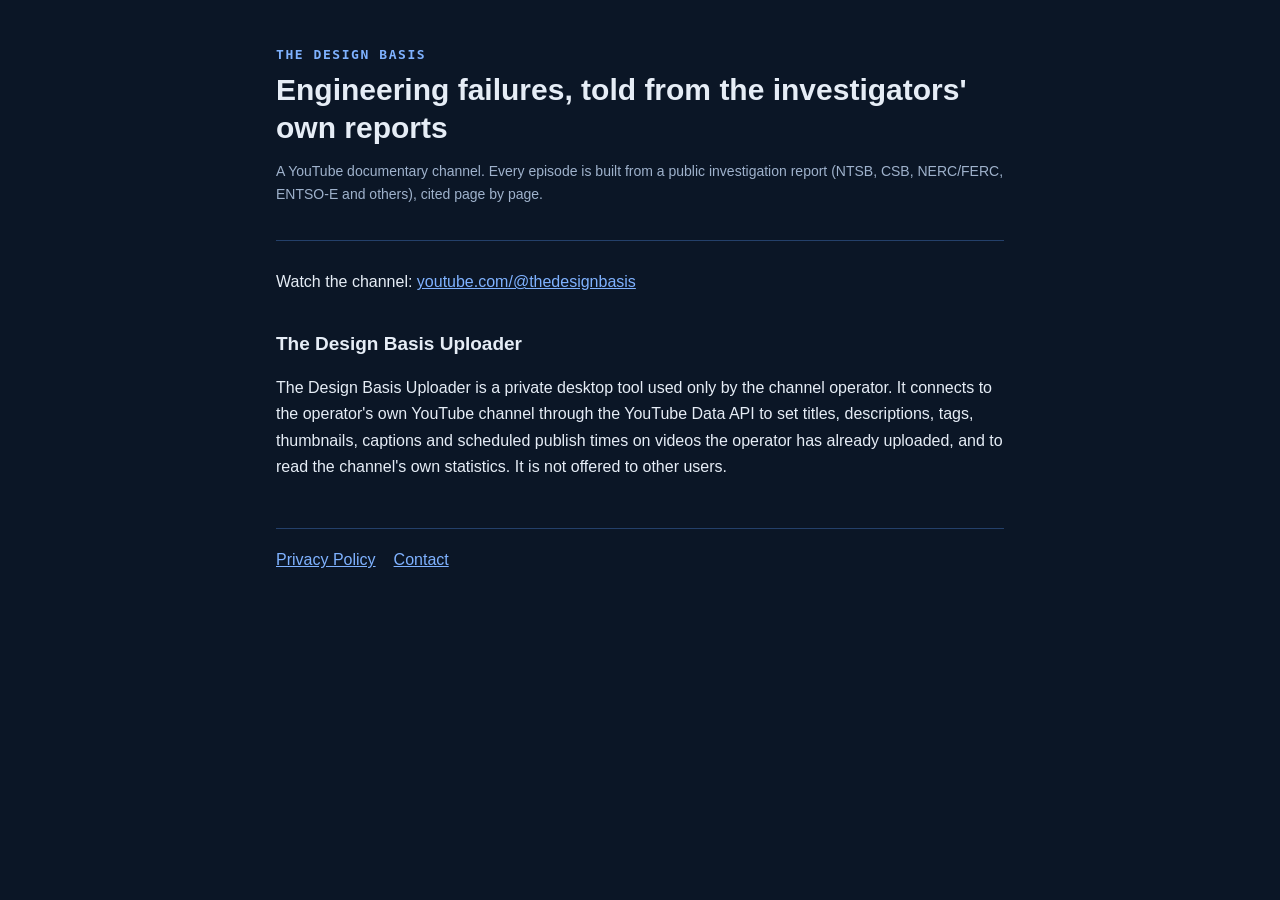
<file: index.html>
<!doctype html>
<html lang="en">
<head>
<meta charset="utf-8">
<meta name="viewport" content="width=device-width, initial-scale=1">
<title>The Design Basis</title>
<meta name="description" content="Documentaries rebuilt from official accident investigation reports.">
<link rel="stylesheet" href="style.css">
</head>
<body>
<main>
<header>
  <div class="brand">The Design Basis</div>
  <h1>Engineering failures, told from the investigators' own reports</h1>
  <p class="muted">A YouTube documentary channel. Every episode is built from a public investigation report (NTSB, CSB, NERC/FERC, ENTSO-E and others), cited page by page.</p>
</header>

<p>Watch the channel: <a href="https://www.youtube.com/@thedesignbasis">youtube.com/@thedesignbasis</a></p>

<h2>The Design Basis Uploader</h2>
<p>The Design Basis Uploader is a private desktop tool used only by the channel operator. It connects to the operator's own YouTube channel through the YouTube Data API to set titles, descriptions, tags, thumbnails, captions and scheduled publish times on videos the operator has already uploaded, and to read the channel's own statistics. It is not offered to other users.</p>

<footer>
  <nav><a href="privacy.html">Privacy Policy</a><a href="https://github.com/dmsxo0691/the-design-basis/issues">Contact</a></nav>
</footer>
</main>
</body>
</html>
</file>
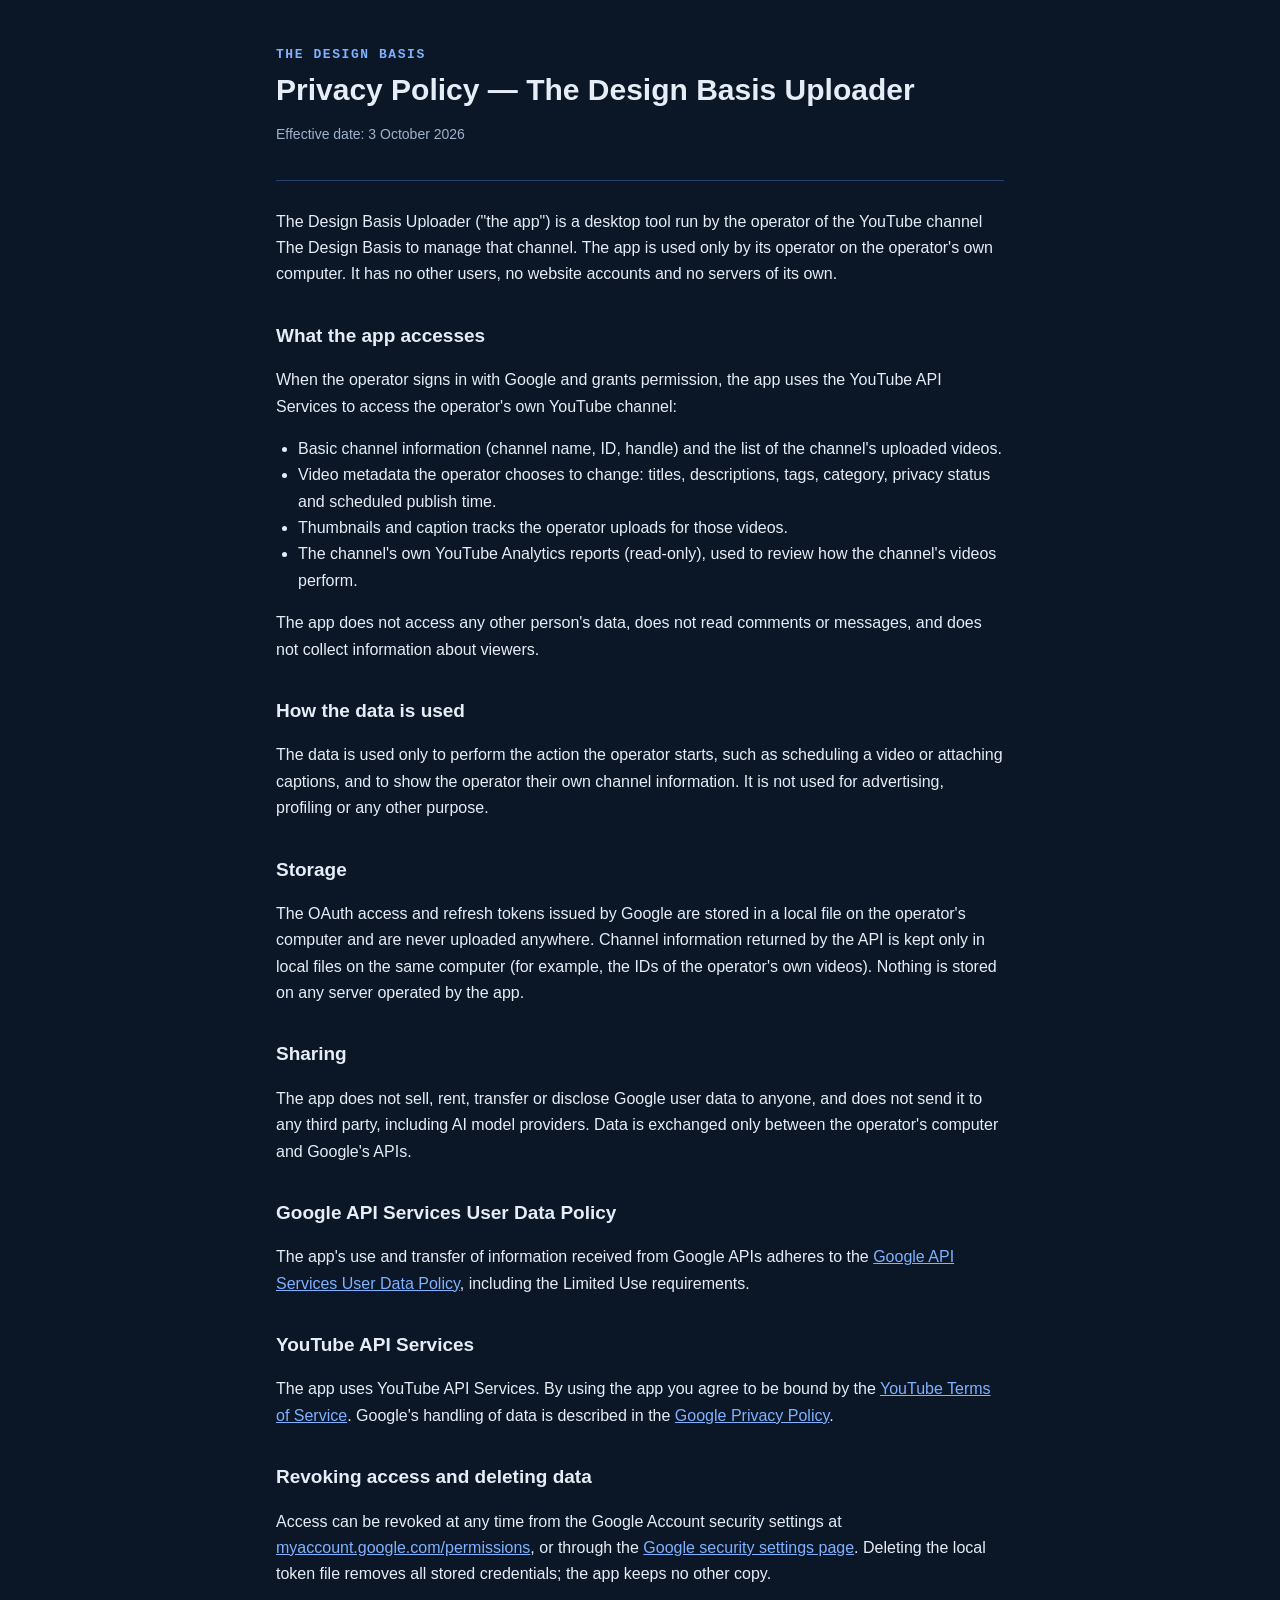
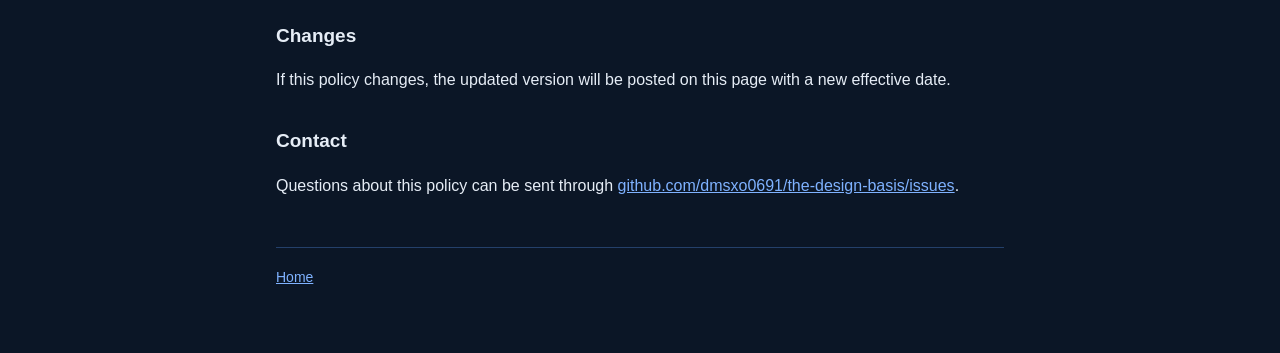
<file: privacy.html>
<!doctype html>
<html lang="en">
<head>
<meta charset="utf-8">
<meta name="viewport" content="width=device-width, initial-scale=1">
<title>Privacy Policy</title>
<meta name="description" content="Privacy Policy for The Design Basis Uploader.">
<link rel="stylesheet" href="style.css">
</head>
<body>
<main>
<header>
  <div class="brand"><a href="index.html" style="text-decoration:none">The Design Basis</a></div>
  <h1>Privacy Policy — The Design Basis Uploader</h1>
  <p class="muted">Effective date: 3 October 2026</p>
</header>

<p>The Design Basis Uploader ("the app") is a desktop tool run by the operator of the YouTube channel The Design Basis to manage that channel. The app is used only by its operator on the operator's own computer. It has no other users, no website accounts and no servers of its own.</p>

<h2>What the app accesses</h2>
<p>When the operator signs in with Google and grants permission, the app uses the YouTube API Services to access the operator's own YouTube channel:</p>
<ul>
  <li>Basic channel information (channel name, ID, handle) and the list of the channel's uploaded videos.</li>
  <li>Video metadata the operator chooses to change: titles, descriptions, tags, category, privacy status and scheduled publish time.</li>
  <li>Thumbnails and caption tracks the operator uploads for those videos.</li>
  <li>The channel's own YouTube Analytics reports (read-only), used to review how the channel's videos perform.</li>
</ul>
<p>The app does not access any other person's data, does not read comments or messages, and does not collect information about viewers.</p>

<h2>How the data is used</h2>
<p>The data is used only to perform the action the operator starts, such as scheduling a video or attaching captions, and to show the operator their own channel information. It is not used for advertising, profiling or any other purpose.</p>

<h2>Storage</h2>
<p>The OAuth access and refresh tokens issued by Google are stored in a local file on the operator's computer and are never uploaded anywhere. Channel information returned by the API is kept only in local files on the same computer (for example, the IDs of the operator's own videos). Nothing is stored on any server operated by the app.</p>

<h2>Sharing</h2>
<p>The app does not sell, rent, transfer or disclose Google user data to anyone, and does not send it to any third party, including AI model providers. Data is exchanged only between the operator's computer and Google's APIs.</p>

<h2>Google API Services User Data Policy</h2>
<p>The app's use and transfer of information received from Google APIs adheres to the <a href="https://developers.google.com/terms/api-services-user-data-policy">Google API Services User Data Policy</a>, including the Limited Use requirements.</p>

<h2>YouTube API Services</h2>
<p>The app uses YouTube API Services. By using the app you agree to be bound by the <a href="https://www.youtube.com/t/terms">YouTube Terms of Service</a>. Google's handling of data is described in the <a href="https://policies.google.com/privacy">Google Privacy Policy</a>.</p>

<h2>Revoking access and deleting data</h2>
<p>Access can be revoked at any time from the Google Account security settings at <a href="https://myaccount.google.com/permissions">myaccount.google.com/permissions</a>, or through the <a href="https://security.google.com/settings/security/permissions">Google security settings page</a>. Deleting the local token file removes all stored credentials; the app keeps no other copy.</p>

<h2>Changes</h2>
<p>If this policy changes, the updated version will be posted on this page with a new effective date.</p>

<h2>Contact</h2>
<p>Questions about this policy can be sent through <a href="https://github.com/dmsxo0691/the-design-basis/issues">github.com/dmsxo0691/the-design-basis/issues</a>.</p>

<footer class="muted"><a href="index.html">Home</a></footer>
</main>
</body>
</html>
</file>
<file: style.css>
:root { --bg: #0b1626; --panel: #10203a; --line: #24406a; --text: #e6edf6; --muted: #9fb2cc; --accent: #7fb2ff; }
* { box-sizing: border-box; }
body { margin: 0; background: var(--bg); color: var(--text); font: 16px/1.65 -apple-system, "Segoe UI", Inter, Roboto, sans-serif; }
main { max-width: 760px; margin: 0 auto; padding: 48px 16px 64px; }
header { border-bottom: 1px solid var(--line); padding-bottom: 20px; margin-bottom: 28px; }
.brand { font: 600 13px/1 "IBM Plex Mono", Consolas, monospace; letter-spacing: .12em; text-transform: uppercase; color: var(--accent); }
h1 { font-size: 30px; line-height: 1.25; margin: 10px 0 6px; }
h2 { font-size: 19px; margin: 32px 0 8px; }
p, li { color: var(--text); }
.muted { color: var(--muted); font-size: 14px; }
a { color: var(--accent); }
ul { padding-left: 22px; }
nav a { margin-right: 18px; }
footer { margin-top: 48px; padding-top: 18px; border-top: 1px solid var(--line); }
</file>
